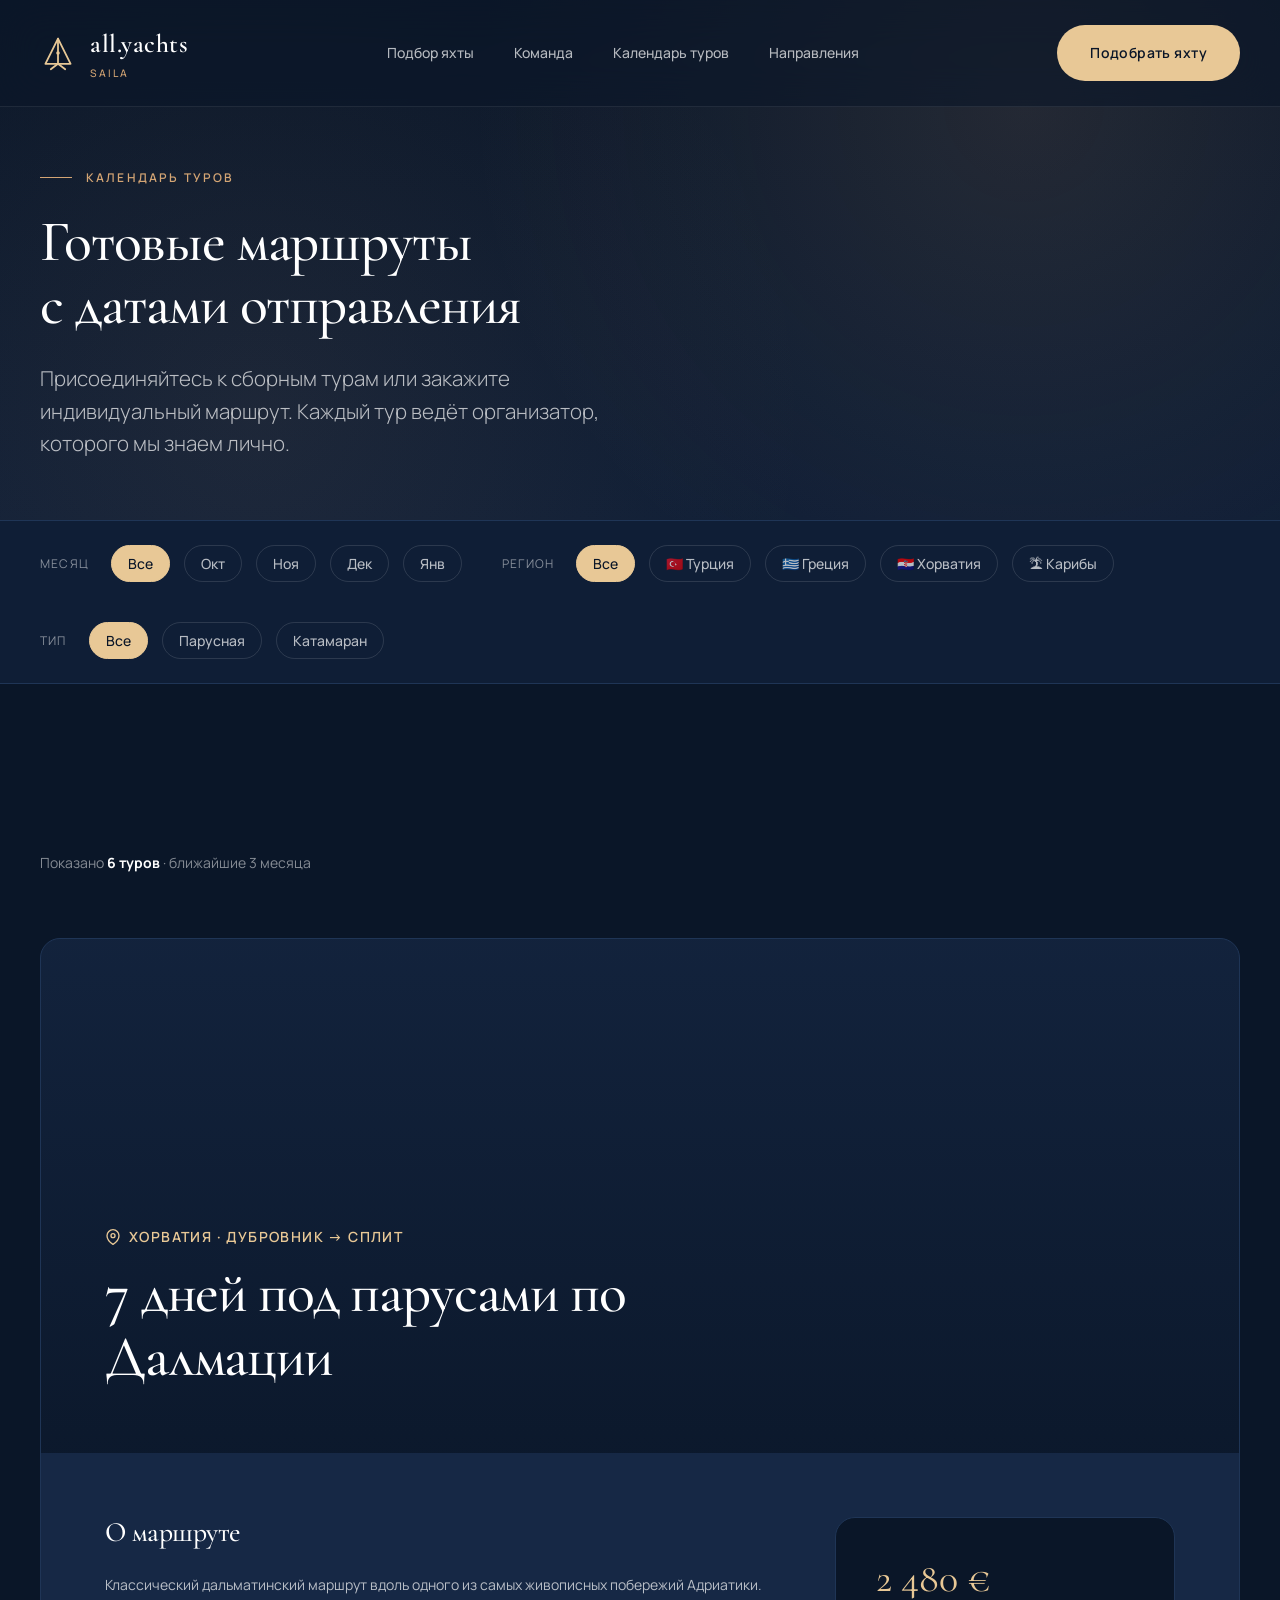
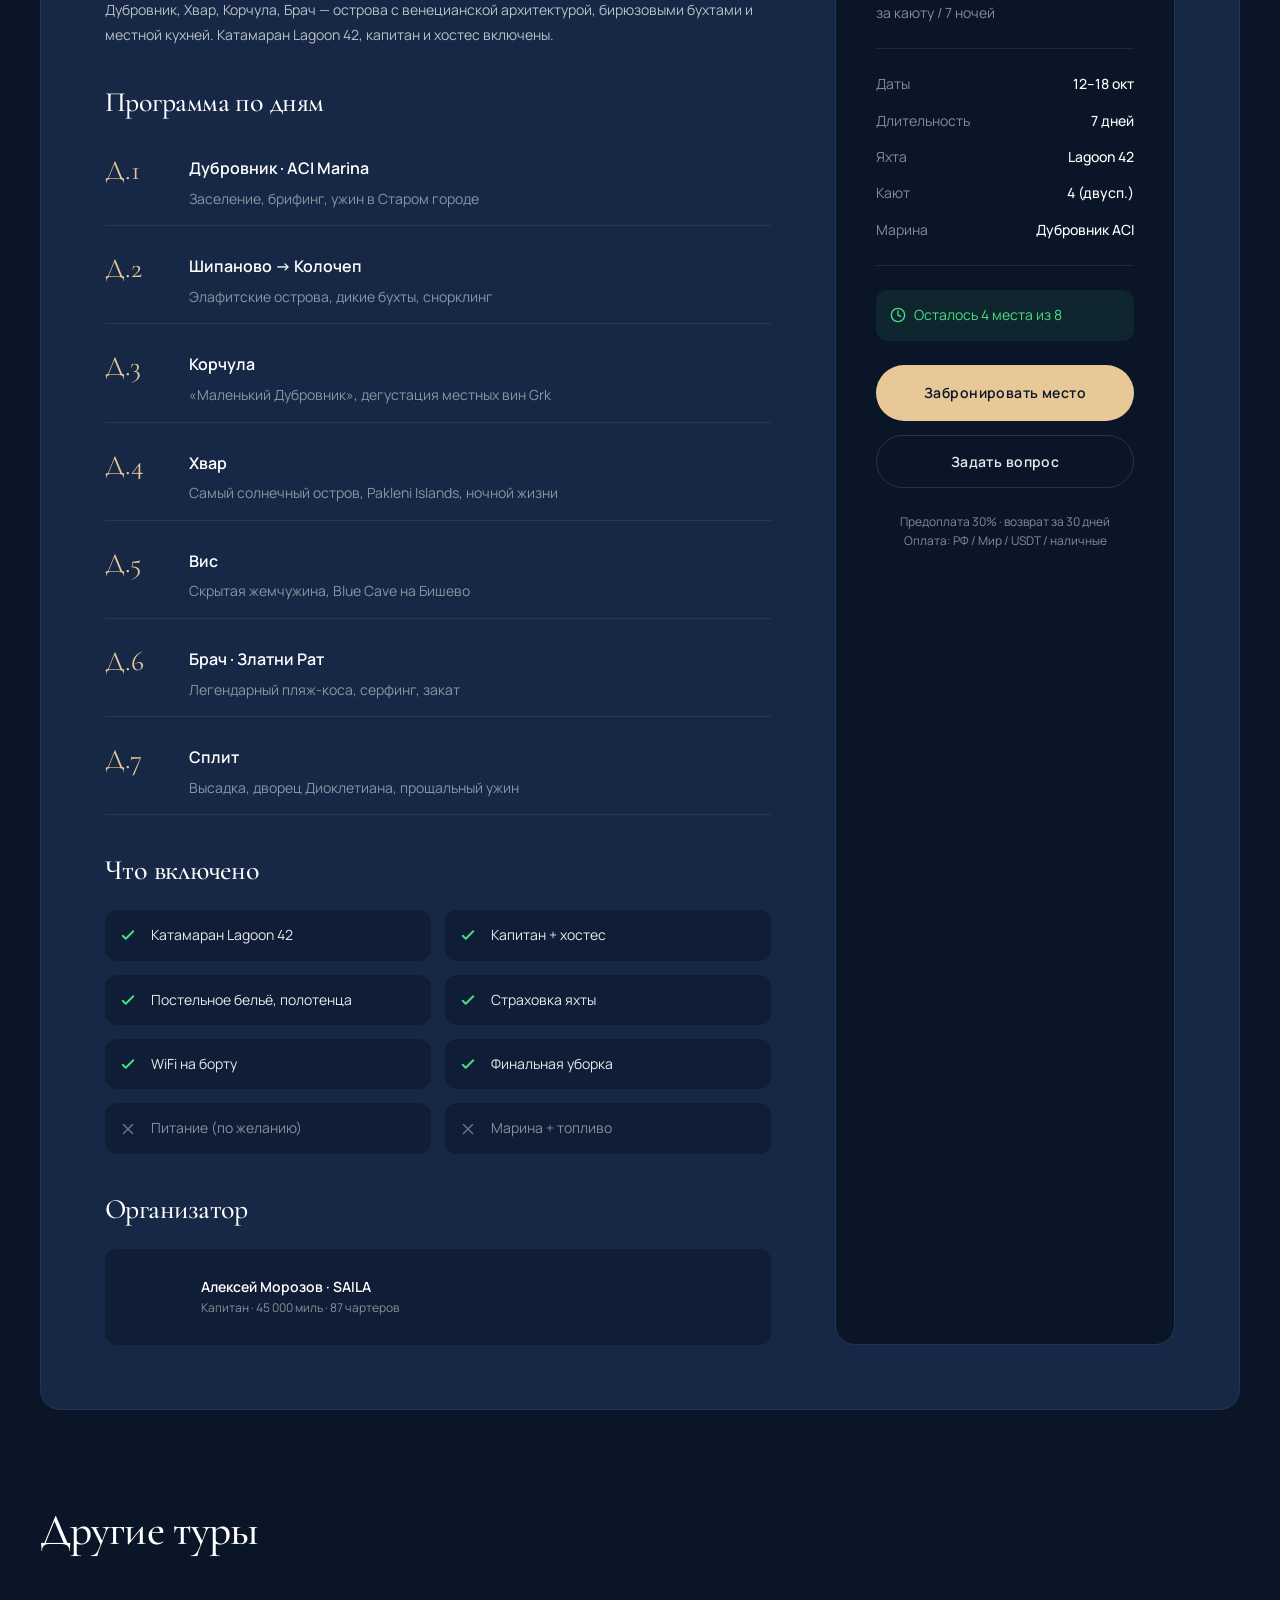
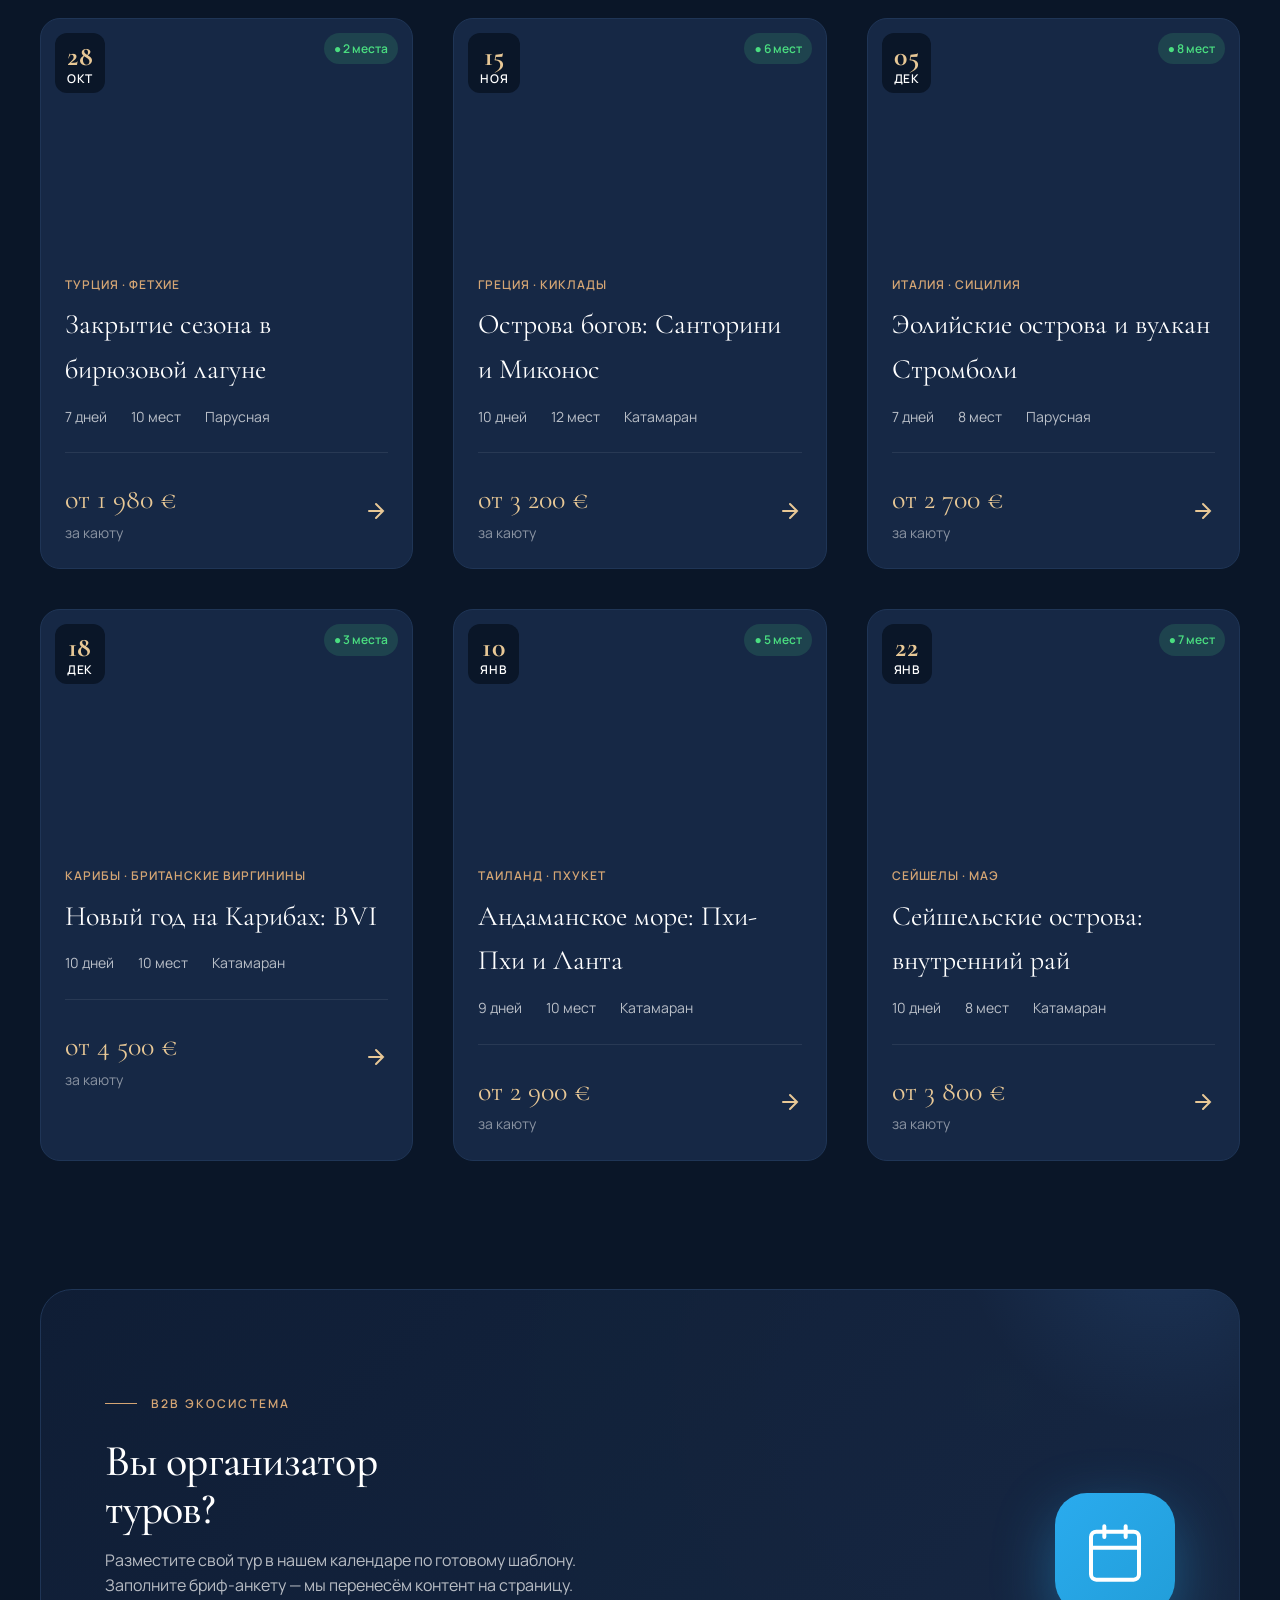
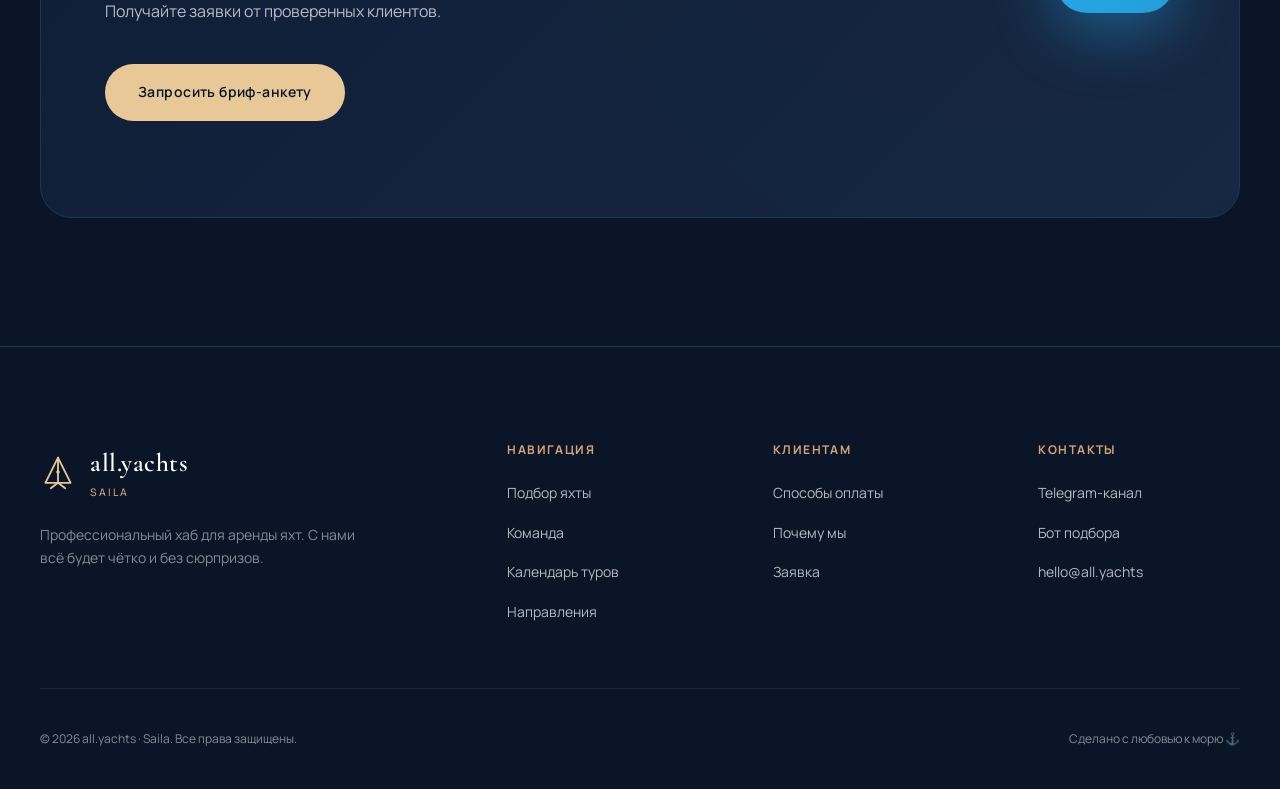
<file: pages/tours.html>
<!DOCTYPE html>
<html lang="ru">
<head>
  <meta charset="UTF-8">
  <meta name="viewport" content="width=device-width, initial-scale=1.0">
  <title>Календарь туров · SAILA all.yachts — Маршруты с датами</title>
  <meta name="description" content="Календарь яхтенных туров с фильтрацией по месяцам и направлениям. Присоединяйтесь к сборным турам или закажите индивидуальный маршрут.">

  <link rel="preconnect" href="https://fonts.googleapis.com">
  <link rel="preconnect" href="https://fonts.gstatic.com" crossorigin>
  <link href="https://fonts.googleapis.com/css2?family=Cormorant+Garamond:ital,wght@0,400;0,500;0,600;1,400&family=Manrope:wght@300;400;500;600;700&display=swap" rel="stylesheet">

  <link rel="stylesheet" href="../assets/style.css">
  <style>
    .page-hero {
      padding: 160px 0 60px;
      background: linear-gradient(180deg, var(--navy-900), var(--navy-800));
      position: relative;
      overflow: hidden;
    }
    .page-hero::before {
      content: '';
      position: absolute; inset: 0;
      background:
        radial-gradient(circle at 80% 20%, rgba(212,165,116,0.12), transparent 50%),
        radial-gradient(circle at 20% 80%, rgba(212,165,116,0.08), transparent 50%);
    }
    .page-hero .container { position: relative; z-index: 1; }

    .filters-bar {
      background: var(--navy-800);
      border-top: 1px solid var(--navy-600);
      border-bottom: 1px solid var(--navy-600);
      padding: var(--space-md) 0;
      position: sticky;
      top: 72px;
      z-index: 20;
      backdrop-filter: blur(20px);
    }
    .filters-row { display: flex; gap: var(--space-lg); align-items: center; flex-wrap: wrap; }
    .filter-group { display: flex; gap: var(--space-sm); flex-wrap: wrap; align-items: center; }
    .filter-group__label {
      font-size: var(--fs-micro); color: var(--white-50);
      letter-spacing: 0.1em; text-transform: uppercase; margin-right: var(--space-xs);
    }
    .filter-chip {
      padding: 8px 16px;
      border: 1px solid var(--white-12);
      border-radius: var(--radius-full);
      font-size: var(--fs-small); font-weight: 500;
      color: var(--white-70); background: transparent;
      cursor: pointer; transition: all var(--dur-fast);
    }
    .filter-chip:hover { border-color: var(--white-50); color: var(--white); }
    .filter-chip.active { background: var(--sand-300); border-color: var(--sand-300); color: var(--navy-900); }

    /* Шаблон тура (подробный) */
    .tour-detail {
      background: var(--navy-700);
      border: 1px solid var(--navy-600);
      border-radius: var(--radius-lg);
      overflow: hidden;
      margin-bottom: var(--space-2xl);
    }
    .tour-detail__hero {
      aspect-ratio: 21/9;
      background-size: cover;
      background-position: center;
      position: relative;
    }
    .tour-detail__hero-overlay {
      position: absolute; inset: 0;
      background: linear-gradient(180deg, rgba(10,22,40,0.3) 0%, rgba(10,22,40,0.85) 100%);
    }
    .tour-detail__hero-content {
      position: absolute; bottom: 0; left: 0; right: 0;
      padding: var(--space-xl);
    }
    .tour-detail__loc {
      color: var(--sand-300);
      font-size: var(--fs-small);
      font-weight: 600;
      letter-spacing: 0.1em;
      text-transform: uppercase;
      margin-bottom: var(--space-sm);
      display: flex; align-items: center; gap: 8px;
    }
    .tour-detail__title {
      font-family: var(--font-display);
      font-size: var(--fs-h1);
      color: var(--white);
      max-width: 700px;
      line-height: 1.1;
    }
    .tour-detail__body {
      display: grid;
      grid-template-columns: 1fr 340px;
      gap: var(--space-xl);
      padding: var(--space-xl);
    }
    .tour-detail__main h3 {
      font-family: var(--font-display);
      font-size: var(--fs-h3);
      color: var(--white);
      margin: var(--space-lg) 0 var(--space-md);
    }
    .tour-detail__main h3:first-child { margin-top: 0; }
    .tour-detail__main p {
      color: var(--white-70);
      font-size: var(--fs-small);
      line-height: 1.8;
      margin-bottom: var(--space-md);
    }
    .route-list { display: flex; flex-direction: column; gap: var(--space-sm); margin-bottom: var(--space-md); }
    .route-stop {
      display: flex; gap: var(--space-md); align-items: flex-start;
      padding: var(--space-sm) 0;
      border-bottom: 1px solid var(--white-08);
    }
    .route-stop__day {
      font-family: var(--font-display);
      font-size: var(--fs-h3);
      color: var(--sand-300);
      min-width: 60px;
      line-height: 1;
    }
    .route-stop__info strong { color: var(--white); display: block; margin-bottom: 4px; font-weight: 600; }
    .route-stop__info span { color: var(--white-50); font-size: var(--fs-small); }

    .included-list { display: grid; grid-template-columns: 1fr 1fr; gap: var(--space-sm); }
    .included-item {
      display: flex; align-items: center; gap: var(--space-sm);
      font-size: var(--fs-small); color: var(--white-90);
      padding: var(--space-sm);
      background: var(--navy-800);
      border-radius: var(--radius-md);
    }
    .included-item svg { color: var(--success); width: 18px; height: 18px; flex-shrink: 0; }
    .included-item.no { color: var(--white-50); }
    .included-item.no svg { color: var(--graphite-500); }

    /* Sidebar booking */
    .booking-card {
      background: var(--navy-900);
      border: 1px solid var(--navy-600);
      border-radius: var(--radius-lg);
      padding: var(--space-lg);
      position: sticky;
      top: 140px;
    }
    .booking-card__price {
      font-family: var(--font-display);
      font-size: 2.5rem;
      color: var(--sand-300);
      line-height: 1;
      margin-bottom: 4px;
    }
    .booking-card__price-sub { font-size: var(--fs-small); color: var(--white-50); margin-bottom: var(--space-md); }
    .booking-info {
      display: grid; gap: var(--space-sm);
      padding: var(--space-md) 0;
      border-top: 1px solid var(--white-08);
      border-bottom: 1px solid var(--white-08);
      margin-bottom: var(--space-md);
    }
    .booking-info__row {
      display: flex; justify-content: space-between;
      font-size: var(--fs-small);
    }
    .booking-info__row .label { color: var(--white-50); }
    .booking-info__row .value { color: var(--white); font-weight: 500; }
    .spots-bar {
      margin-bottom: var(--space-md);
      padding: var(--space-sm);
      background: rgba(74,222,128,0.08);
      border-radius: var(--radius-md);
      font-size: var(--fs-small);
      color: var(--success);
      display: flex; align-items: center; gap: 8px;
    }

    .organizer-card {
      display: flex; gap: var(--space-md); align-items: center;
      padding: var(--space-md);
      background: var(--navy-800);
      border-radius: var(--radius-md);
      margin-top: var(--space-md);
    }
    .organizer-card__avatar {
      width: 48px; height: 48px;
      border-radius: var(--radius-full);
      background-size: cover; background-position: center;
      flex-shrink: 0;
    }
    .organizer-card__name { color: var(--white); font-weight: 600; font-size: var(--fs-small); }
    .organizer-card__role { color: var(--white-50); font-size: var(--fs-micro); }

    @media (max-width: 1024px) {
      .tour-detail__body { grid-template-columns: 1fr; }
      .booking-card { position: relative; top: 0; }
    }
    @media (max-width: 768px) {
      .tour-detail__hero { aspect-ratio: 4/3; }
      .tour-detail__title { font-size: var(--fs-h2); }
      .included-list { grid-template-columns: 1fr; }
      .filters-bar { position: relative; top: 0; }
    }
  </style>
</head>
<body>

<!-- HEADER -->
<header class="header" id="header">
  <div class="container">
    <nav class="nav">
      <a href="../index.html" class="logo">
        <span class="logo__mark">
          <svg viewBox="0 0 40 40" fill="none">
            <path d="M20 4L34 32H6L20 4Z" stroke="#E8C896" stroke-width="2" stroke-linejoin="round"/>
            <path d="M20 4V32M20 32L12 38M20 32L28 38" stroke="#E8C896" stroke-width="2" stroke-linecap="round"/>
            <circle cx="20" cy="20" r="2" fill="#E8C896"/>
          </svg>
        </span>
        <span>all.yachts<span class="logo__sub" style="display:block">Saila</span></span>
      </a>
      <ul class="nav__links">
        <li><a href="../index.html#yachts" class="nav__link">Подбор яхты</a></li>
        <li><a href="team.html" class="nav__link">Команда</a></li>
        <li><a href="tours.html" class="nav__link">Календарь туров</a></li>
        <li><a href="../index.html#destinations" class="nav__link">Направления</a></li>
      </ul>
      <div class="nav__actions">
        <a href="../index.html#lead" class="btn btn--primary">Подобрать яхту</a>
        <button class="nav__toggle" aria-label="Меню"><span></span><span></span><span></span></button>
      </div>
    </nav>
  </div>
</header>

<!-- PAGE HERO -->
<section class="page-hero">
  <div class="container">
    <span class="eyebrow">Календарь туров</span>
    <h1 style="font-size:var(--fs-h1);color:var(--white);margin-bottom:var(--space-md)">Готовые маршруты<br>с датами отправления</h1>
    <p class="lead" style="max-width:560px">Присоединяйтесь к сборным турам или закажите индивидуальный маршрут. Каждый тур ведёт организатор, которого мы знаем лично.</p>
  </div>
</section>

<!-- FILTERS BAR -->
<div class="filters-bar">
  <div class="container">
    <div class="filters-row">
      <div class="filter-group">
        <span class="filter-group__label">Месяц</span>
        <button class="filter-chip active" data-filter="month" data-value="all">Все</button>
        <button class="filter-chip" data-filter="month" data-value="oct">Окт</button>
        <button class="filter-chip" data-filter="month" data-value="nov">Ноя</button>
        <button class="filter-chip" data-filter="month" data-value="dec">Дек</button>
        <button class="filter-chip" data-filter="month" data-value="jan">Янв</button>
      </div>
      <div class="filter-group">
        <span class="filter-group__label">Регион</span>
        <button class="filter-chip active" data-filter="region" data-value="all">Все</button>
        <button class="filter-chip" data-filter="region" data-value="turkey">🇹🇷 Турция</button>
        <button class="filter-chip" data-filter="region" data-value="greece">🇬🇷 Греция</button>
        <button class="filter-chip" data-filter="region" data-value="croatia">🇭🇷 Хорватия</button>
        <button class="filter-chip" data-filter="region" data-value="caribbean">🏝 Карибы</button>
      </div>
      <div class="filter-group">
        <span class="filter-group__label">Тип</span>
        <button class="filter-chip active" data-filter="type" data-value="all">Все</button>
        <button class="filter-chip" data-filter="type" data-value="sail">Парусная</button>
        <button class="filter-chip" data-filter="type" data-value="catamaran">Катамаран</button>
      </div>
    </div>
  </div>
</div>

<!-- TOURS -->
<section class="section section--dark">
  <div class="container">
    <div class="results-bar" style="display:flex;justify-content:space-between;align-items:center;margin-bottom:var(--space-xl);padding-top:var(--space-lg)">
      <div class="results-count" style="font-size:var(--fs-small);color:var(--white-50)">Показано <strong style="color:var(--white)">6 туров</strong> · ближайшие 3 месяца</div>
    </div>

    <!-- ШАБЛОН ТУРА (подробный, выделенный) -->
    <article class="tour-detail reveal">
      <div class="tour-detail__hero" style="background-image:url('https://images.unsplash.com/photo-1601581875309-fafbf2d3ed3a?w=1600&q=80')">
        <div class="tour-detail__hero-overlay"></div>
        <div class="tour-detail__hero-content">
          <div class="tour-detail__loc">
            <svg viewBox="0 0 24 24" width="16" height="16" fill="none" stroke="currentColor" stroke-width="2"><path d="M21 10c0 7-9 13-9 13s-9-6-9-13a9 9 0 0118 0z"/><circle cx="12" cy="10" r="3"/></svg>
            Хорватия · Дубровник → Сплит
          </div>
          <h2 class="tour-detail__title">7 дней под парусами по Далмации</h2>
        </div>
      </div>

      <div class="tour-detail__body">
        <div class="tour-detail__main">
          <h3>О маршруте</h3>
          <p>Классический дальматинский маршрут вдоль одного из самых живописных побережий Адриатики. Дубровник, Хвар, Корчула, Брач — острова с венецианской архитектурой, бирюзовыми бухтами и местной кухней. Катамаран Lagoon 42, капитан и хостес включены.</p>

          <h3>Программа по дням</h3>
          <div class="route-list">
            <div class="route-stop">
              <div class="route-stop__day">Д.1</div>
              <div class="route-stop__info">
                <strong>Дубровник · ACI Marina</strong>
                <span>Заселение, брифинг, ужин в Старом городе</span>
              </div>
            </div>
            <div class="route-stop">
              <div class="route-stop__day">Д.2</div>
              <div class="route-stop__info">
                <strong>Шипаново → Колочеп</strong>
                <span>Элафитские острова, дикие бухты, снорклинг</span>
              </div>
            </div>
            <div class="route-stop">
              <div class="route-stop__day">Д.3</div>
              <div class="route-stop__info">
                <strong>Корчула</strong>
                <span>«Маленький Дубровник», дегустация местных вин Grk</span>
              </div>
            </div>
            <div class="route-stop">
              <div class="route-stop__day">Д.4</div>
              <div class="route-stop__info">
                <strong>Хвар</strong>
                <span>Самый солнечный остров, Pakleni Islands, ночной жизни</span>
              </div>
            </div>
            <div class="route-stop">
              <div class="route-stop__day">Д.5</div>
              <div class="route-stop__info">
                <strong>Вис</strong>
                <span>Скрытая жемчужина, Blue Cave на Бишево</span>
              </div>
            </div>
            <div class="route-stop">
              <div class="route-stop__day">Д.6</div>
              <div class="route-stop__info">
                <strong>Брач · Златни Рат</strong>
                <span>Легендарный пляж-коса, серфинг, закат</span>
              </div>
            </div>
            <div class="route-stop">
              <div class="route-stop__day">Д.7</div>
              <div class="route-stop__info">
                <strong>Сплит</strong>
                <span>Высадка, дворец Диоклетиана, прощальный ужин</span>
              </div>
            </div>
          </div>

          <h3>Что включено</h3>
          <div class="included-list">
            <div class="included-item"><svg viewBox="0 0 24 24" fill="none" stroke="currentColor" stroke-width="2.5"><path d="M5 13l4 4L19 7" stroke-linecap="round" stroke-linejoin="round"/></svg> Катамаран Lagoon 42</div>
            <div class="included-item"><svg viewBox="0 0 24 24" fill="none" stroke="currentColor" stroke-width="2.5"><path d="M5 13l4 4L19 7" stroke-linecap="round" stroke-linejoin="round"/></svg> Капитан + хостес</div>
            <div class="included-item"><svg viewBox="0 0 24 24" fill="none" stroke="currentColor" stroke-width="2.5"><path d="M5 13l4 4L19 7" stroke-linecap="round" stroke-linejoin="round"/></svg> Постельное бельё, полотенца</div>
            <div class="included-item"><svg viewBox="0 0 24 24" fill="none" stroke="currentColor" stroke-width="2.5"><path d="M5 13l4 4L19 7" stroke-linecap="round" stroke-linejoin="round"/></svg> Страховка яхты</div>
            <div class="included-item"><svg viewBox="0 0 24 24" fill="none" stroke="currentColor" stroke-width="2.5"><path d="M5 13l4 4L19 7" stroke-linecap="round" stroke-linejoin="round"/></svg> WiFi на борту</div>
            <div class="included-item"><svg viewBox="0 0 24 24" fill="none" stroke="currentColor" stroke-width="2.5"><path d="M5 13l4 4L19 7" stroke-linecap="round" stroke-linejoin="round"/></svg> Финальная уборка</div>
            <div class="included-item no"><svg viewBox="0 0 24 24" fill="none" stroke="currentColor" stroke-width="2"><path d="M18 6L6 18M6 6l12 12" stroke-linecap="round"/></svg> Питание (по желанию)</div>
            <div class="included-item no"><svg viewBox="0 0 24 24" fill="none" stroke="currentColor" stroke-width="2"><path d="M18 6L6 18M6 6l12 12" stroke-linecap="round"/></svg> Марина + топливо</div>
          </div>

          <h3>Организатор</h3>
          <div class="organizer-card">
            <div class="organizer-card__avatar" style="background-image:url('https://images.unsplash.com/photo-1507003211169-0a1dd7228f2d?w=200&q=80')"></div>
            <div>
              <div class="organizer-card__name">Алексей Морозов · SAILA</div>
              <div class="organizer-card__role">Капитан · 45 000 миль · 87 чартеров</div>
            </div>
          </div>
        </div>

        <!-- SIDEBAR BOOKING -->
        <aside class="booking-card">
          <div class="booking-card__price">2 480 €</div>
          <div class="booking-card__price-sub">за каюту / 7 ночей</div>

          <div class="booking-info">
            <div class="booking-info__row"><span class="label">Даты</span><span class="value">12–18 окт</span></div>
            <div class="booking-info__row"><span class="label">Длительность</span><span class="value">7 дней</span></div>
            <div class="booking-info__row"><span class="label">Яхта</span><span class="value">Lagoon 42</span></div>
            <div class="booking-info__row"><span class="label">Кают</span><span class="value">4 (двусп.)</span></div>
            <div class="booking-info__row"><span class="label">Марина</span><span class="value">Дубровник ACI</span></div>
          </div>

          <div class="spots-bar">
            <svg viewBox="0 0 24 24" width="16" height="16" fill="none" stroke="currentColor" stroke-width="2"><circle cx="12" cy="12" r="10"/><path d="M12 6v6l4 2" stroke-linecap="round"/></svg>
            Осталось 4 места из 8
          </div>

          <a href="https://t.me/Kval_saila_bot" target="_blank" class="btn btn--primary" style="width:100%;margin-bottom:var(--space-sm)">Забронировать место</a>
          <button class="btn btn--ghost" style="width:100%">Задать вопрос</button>

          <div style="margin-top:var(--space-md);font-size:var(--fs-micro);color:var(--white-50);text-align:center">
            Предоплата 30% · возврат за 30 дней<br>
            Оплата: РФ / Мир / USDT / наличные
          </div>
        </aside>
      </div>
    </article>

    <!-- Остальные туры (сетка) -->
    <h2 style="font-family:var(--font-display);font-size:var(--fs-h2);color:var(--white);margin:var(--space-2xl) 0 var(--space-xl)">Другие туры</h2>

    <div class="tours-grid">
      <div class="tour-card reveal">
        <div class="tour-card__img" style="background-image:url('https://images.unsplash.com/photo-1544550581-5f7ceaf7f992?w=800&q=80')">
          <div class="tour-card__date"><strong>28</strong>ОКТ</div>
          <div class="tour-card__spots">● 2 места</div>
        </div>
        <div class="tour-card__body">
          <div class="tour-card__loc">Турция · Фетхие</div>
          <div class="tour-card__title">Закрытие сезона в бирюзовой лагуне</div>
          <div class="tour-card__info"><span>7 дней</span><span>10 мест</span><span>Парусная</span></div>
          <div class="tour-card__footer">
            <div class="tour-card__price">от 1 980 €<small>за каюту</small></div>
            <svg viewBox="0 0 24 24" width="24" height="24" fill="none" stroke="#E8C896" stroke-width="2"><path d="M5 12h14M12 5l7 7-7 7" stroke-linecap="round"/></svg>
          </div>
        </div>
      </div>

      <div class="tour-card reveal reveal-delay-1">
        <div class="tour-card__img" style="background-image:url('https://images.unsplash.com/photo-1533105079780-92b9be482077?w=800&q=80')">
          <div class="tour-card__date"><strong>15</strong>НОЯ</div>
          <div class="tour-card__spots">● 6 мест</div>
        </div>
        <div class="tour-card__body">
          <div class="tour-card__loc">Греция · Киклады</div>
          <div class="tour-card__title">Острова богов: Санторини и Миконос</div>
          <div class="tour-card__info"><span>10 дней</span><span>12 мест</span><span>Катамаран</span></div>
          <div class="tour-card__footer">
            <div class="tour-card__price">от 3 200 €<small>за каюту</small></div>
            <svg viewBox="0 0 24 24" width="24" height="24" fill="none" stroke="#E8C896" stroke-width="2"><path d="M5 12h14M12 5l7 7-7 7" stroke-linecap="round"/></svg>
          </div>
        </div>
      </div>

      <div class="tour-card reveal reveal-delay-2">
        <div class="tour-card__img" style="background-image:url('https://images.unsplash.com/photo-1539650116574-75c0c6d73f6e?w=800&q=80')">
          <div class="tour-card__date"><strong>05</strong>ДЕК</div>
          <div class="tour-card__spots">● 8 мест</div>
        </div>
        <div class="tour-card__body">
          <div class="tour-card__loc">Италия · Сицилия</div>
          <div class="tour-card__title">Эолийские острова и вулкан Стромболи</div>
          <div class="tour-card__info"><span>7 дней</span><span>8 мест</span><span>Парусная</span></div>
          <div class="tour-card__footer">
            <div class="tour-card__price">от 2 700 €<small>за каюту</small></div>
            <svg viewBox="0 0 24 24" width="24" height="24" fill="none" stroke="#E8C896" stroke-width="2"><path d="M5 12h14M12 5l7 7-7 7" stroke-linecap="round"/></svg>
          </div>
        </div>
      </div>

      <div class="tour-card reveal">
        <div class="tour-card__img" style="background-image:url('https://images.unsplash.com/photo-1518544866330-95a8b91b0205?w=800&q=80')">
          <div class="tour-card__date"><strong>18</strong>ДЕК</div>
          <div class="tour-card__spots">● 3 места</div>
        </div>
        <div class="tour-card__body">
          <div class="tour-card__loc">Карибы · Британские Виргинины</div>
          <div class="tour-card__title">Новый год на Карибах: BVI</div>
          <div class="tour-card__info"><span>10 дней</span><span>10 мест</span><span>Катамаран</span></div>
          <div class="tour-card__footer">
            <div class="tour-card__price">от 4 500 €<small>за каюту</small></div>
            <svg viewBox="0 0 24 24" width="24" height="24" fill="none" stroke="#E8C896" stroke-width="2"><path d="M5 12h14M12 5l7 7-7 7" stroke-linecap="round"/></svg>
          </div>
        </div>
      </div>

      <div class="tour-card reveal reveal-delay-1">
        <div class="tour-card__img" style="background-image:url('https://images.unsplash.com/photo-1582719478250-c89cae4dc85b?w=800&q=80')">
          <div class="tour-card__date"><strong>10</strong>ЯНВ</div>
          <div class="tour-card__spots">● 5 мест</div>
        </div>
        <div class="tour-card__body">
          <div class="tour-card__loc">Таиланд · Пхукет</div>
          <div class="tour-card__title">Андаманское море: Пхи-Пхи и Ланта</div>
          <div class="tour-card__info"><span>9 дней</span><span>10 мест</span><span>Катамаран</span></div>
          <div class="tour-card__footer">
            <div class="tour-card__price">от 2 900 €<small>за каюту</small></div>
            <svg viewBox="0 0 24 24" width="24" height="24" fill="none" stroke="#E8C896" stroke-width="2"><path d="M5 12h14M12 5l7 7-7 7" stroke-linecap="round"/></svg>
          </div>
        </div>
      </div>

      <div class="tour-card reveal reveal-delay-2">
        <div class="tour-card__img" style="background-image:url('https://images.unsplash.com/photo-1589412132600-6f0a02538a45?w=800&q=80')">
          <div class="tour-card__date"><strong>22</strong>ЯНВ</div>
          <div class="tour-card__spots">● 7 мест</div>
        </div>
        <div class="tour-card__body">
          <div class="tour-card__loc">Сейшелы · Маэ</div>
          <div class="tour-card__title">Сейшельские острова: внутренний рай</div>
          <div class="tour-card__info"><span>10 дней</span><span>8 мест</span><span>Катамаран</span></div>
          <div class="tour-card__footer">
            <div class="tour-card__price">от 3 800 €<small>за каюту</small></div>
            <svg viewBox="0 0 24 24" width="24" height="24" fill="none" stroke="#E8C896" stroke-width="2"><path d="M5 12h14M12 5l7 7-7 7" stroke-linecap="round"/></svg>
          </div>
        </div>
      </div>
    </div>

    <!-- B2B для организаторов -->
    <div class="tg-banner reveal" style="margin-top:var(--space-3xl)">
      <div class="tg-banner__content">
        <span class="eyebrow">B2B экосистема</span>
        <h2 class="tg-banner__title">Вы организатор<br>туров?</h2>
        <p class="tg-banner__text">Разместите свой тур в нашем календаре по готовому шаблону. Заполните бриф-анкету — мы перенесём контент на страницу. Получайте заявки от проверенных клиентов.</p>
        <a href="https://t.me/Kval_saila_bot" target="_blank" class="btn btn--primary">Запросить бриф-анкету</a>
      </div>
      <div class="tg-banner__icon">
        <svg viewBox="0 0 24 24" fill="none" stroke="#fff" stroke-width="1.5"><path d="M8 2v4M16 2v4M3 10h18M5 4h14a2 2 0 012 2v14a2 2 0 01-2 2H5a2 2 0 01-2-2V6a2 2 0 012-2z" stroke-linecap="round" stroke-linejoin="round"/></svg>
      </div>
    </div>
  </div>
</section>

<!-- FOOTER -->
<footer class="footer">
  <div class="container">
    <div class="footer__top">
      <div class="footer__brand">
        <a href="../index.html" class="logo">
          <span class="logo__mark">
            <svg viewBox="0 0 40 40" fill="none">
              <path d="M20 4L34 32H6L20 4Z" stroke="#E8C896" stroke-width="2" stroke-linejoin="round"/>
              <path d="M20 4V32M20 32L12 38M20 32L28 38" stroke="#E8C896" stroke-width="2" stroke-linecap="round"/>
              <circle cx="20" cy="20" r="2" fill="#E8C896"/>
            </svg>
          </span>
          <span style="color:var(--white)">all.yachts<span class="logo__sub" style="display:block">Saila</span></span>
        </a>
        <p class="footer__brand-text">Профессиональный хаб для аренды яхт. С нами всё будет чётко и без сюрпризов.</p>
      </div>
      <div class="footer__col">
        <h4>Навигация</h4>
        <ul>
          <li><a href="../index.html#yachts">Подбор яхты</a></li>
          <li><a href="team.html">Команда</a></li>
          <li><a href="tours.html">Календарь туров</a></li>
          <li><a href="../index.html#destinations">Направления</a></li>
        </ul>
      </div>
      <div class="footer__col">
        <h4>Клиентам</h4>
        <ul>
          <li><a href="../index.html#payments">Способы оплаты</a></li>
          <li><a href="../index.html#trust">Почему мы</a></li>
          <li><a href="../index.html#lead">Заявка</a></li>
        </ul>
      </div>
      <div class="footer__col">
        <h4>Контакты</h4>
        <ul>
          <li><a href="https://t.me/charter_yachts" target="_blank">Telegram-канал</a></li>
          <li><a href="https://t.me/Kval_saila_bot" target="_blank">Бот подбора</a></li>
          <li><a href="mailto:hello@all.yachts">hello@all.yachts</a></li>
        </ul>
      </div>
    </div>
    <div class="footer__bottom">
      <div>© 2026 all.yachts · Saila. Все права защищены.</div>
      <div>Сделано с любовью к морю ⚓</div>
    </div>
  </div>
</footer>

<script>
  const header = document.getElementById('header');
  window.addEventListener('scroll', () => header.classList.toggle('scrolled', window.scrollY > 50));

  const reveals = document.querySelectorAll('.reveal');
  const obs = new IntersectionObserver((entries) => {
    entries.forEach(e => { if (e.isIntersecting) { e.target.classList.add('visible'); obs.unobserve(e.target); } });
  }, { threshold: 0.1 });
  reveals.forEach(r => obs.observe(r));

  document.querySelectorAll('.filter-group').forEach(group => {
    group.querySelectorAll('.filter-chip').forEach(chip => {
      chip.addEventListener('click', () => {
        group.querySelectorAll('.filter-chip').forEach(c => c.classList.remove('active'));
        chip.classList.add('active');
      });
    });
  });
</script>

</body>
</html>
</file>
<file: assets/style.css>
/* ============================================================
   SAILA · all.yachts — Дизайн-система
   Modern Yachting · Deep Navy / Graphite / White
   ============================================================ */

/* ---------- 1. Design Tokens ---------- */
:root {
  /* Палитра — Deep Navy */
  --navy-900: #0A1628;   /* основной фон hero/sections */
  --navy-800: #0F1E36;   /* приподнятый фон */
  --navy-700: #162845;   /* карточки на тёмном */
  --navy-600: #1F3556;   /* границы на тёмном */
  --navy-500: #2B4A73;   /* hover-состояния */
  --navy-400: #3D6291;   /* вторичные элементы */

  /* Акценты — Sand / Gold (премиум) */
  --sand-300: #E8C896;   /* основной акцент */
  --sand-400: #D4A574;   /* текст акцента */
  --sand-500: #C19155;   /* hover акцента */

  /* Graphite (серый) */
  --graphite-900: #1A1D23;
  --graphite-700: #2D3139;
  --graphite-500: #6B7280;
  --graphite-300: #D1D5DB;
  --graphite-100: #F3F4F6;

  /* White */
  --white: #FFFFFF;
  --white-90: rgba(255,255,255,0.90);
  --white-70: rgba(255,255,255,0.70);
  --white-50: rgba(255,255,255,0.50);
  --white-12: rgba(255,255,255,0.12);
  --white-08: rgba(255,255,255,0.08);

  /* Функциональные */
  --success: #4ADE80;
  --danger: #F87171;

  /* Типографика */
  --font-display: 'Cormorant Garamond', 'Playfair Display', Georgia, serif;
  --font-body: 'Manrope', 'Inter', -apple-system, BlinkMacSystemFont, 'Segoe UI', sans-serif;

  /* Размеры шрифтов (клифтская шкала) */
  --fs-hero: clamp(2.75rem, 6vw, 5.5rem);
  --fs-h1: clamp(2.25rem, 4.5vw, 3.75rem);
  --fs-h2: clamp(1.75rem, 3.5vw, 2.75rem);
  --fs-h3: clamp(1.35rem, 2.2vw, 1.75rem);
  --fs-lead: clamp(1.1rem, 1.6vw, 1.35rem);
  --fs-body: 1rem;
  --fs-small: 0.875rem;
  --fs-micro: 0.75rem;

  /* Отступы (пространственная шкала) */
  --space-xs: 0.5rem;
  --space-sm: 0.875rem;
  --space-md: 1.5rem;
  --space-lg: 2.5rem;
  --space-xl: 4rem;
  --space-2xl: 6rem;
  --space-3xl: 8rem;

  /* Радиусы */
  --radius-sm: 6px;
  --radius-md: 12px;
  --radius-lg: 20px;
  --radius-xl: 32px;
  --radius-full: 999px;

  /* Тени */
  --shadow-sm: 0 1px 2px rgba(10,22,40,0.08);
  --shadow-md: 0 8px 24px rgba(10,22,40,0.12);
  --shadow-lg: 0 24px 60px rgba(10,22,40,0.18);
  --shadow-glow: 0 0 40px rgba(212,165,116,0.25);

  /* Переходы */
  --ease-out: cubic-bezier(0.16, 1, 0.3, 1);
  --ease-spring: cubic-bezier(0.34, 1.56, 0.64, 1);
  --dur-fast: 0.2s;
  --dur-base: 0.4s;
  --dur-slow: 0.7s;

  /* Контейнер */
  --container: 1280px;
  --container-narrow: 960px;
}

/* ---------- 2. Reset & Base ---------- */
*, *::before, *::after { box-sizing: border-box; margin: 0; padding: 0; }

html { scroll-behavior: smooth; -webkit-text-size-adjust: 100%; }

body {
  font-family: var(--font-body);
  font-size: var(--fs-body);
  line-height: 1.6;
  color: var(--graphite-900);
  background: var(--white);
  -webkit-font-smoothing: antialiased;
  -moz-osx-font-smoothing: grayscale;
  overflow-x: hidden;
}

img { max-width: 100%; height: auto; display: block; }
a { color: inherit; text-decoration: none; }
button { font-family: inherit; cursor: pointer; border: none; background: none; }
ul { list-style: none; }

/* ---------- 3. Layout ---------- */
.container {
  width: 100%;
  max-width: var(--container);
  margin: 0 auto;
  padding: 0 var(--space-lg);
}
.container--narrow { max-width: var(--container-narrow); }

.section { padding: var(--space-3xl) 0; }
.section--tight { padding: var(--space-2xl) 0; }

/* Тёмная секция (основной стиль) */
.section--dark {
  background: var(--navy-900);
  color: var(--white-90);
}
.section--dark-grad {
  background: linear-gradient(180deg, var(--navy-900) 0%, var(--navy-800) 100%);
  color: var(--white-90);
}

/* Светлая секция */
.section--light { background: var(--white); color: var(--graphite-900); }
.section--light-soft { background: var(--graphite-100); color: var(--graphite-900); }

/* ---------- 4. Typography ---------- */
.display, h1, h2, h3, h4 {
  font-family: var(--font-display);
  font-weight: 500;
  line-height: 1.1;
  letter-spacing: -0.02em;
}

.display { font-size: var(--fs-hero); }

.eyebrow {
  font-family: var(--font-body);
  font-size: var(--fs-micro);
  font-weight: 600;
  letter-spacing: 0.18em;
  text-transform: uppercase;
  color: var(--sand-400);
  margin-bottom: var(--space-md);
  display: inline-flex;
  align-items: center;
  gap: var(--space-sm);
}
.eyebrow::before {
  content: '';
  width: 32px;
  height: 1px;
  background: var(--sand-400);
  display: inline-block;
}

.lead {
  font-size: var(--fs-lead);
  line-height: 1.6;
  color: var(--white-70);
  font-weight: 300;
}
.section--light .lead { color: var(--graphite-500); }

.text-accent { color: var(--sand-300); }
.text-muted { color: var(--white-50); }
.section--light .text-muted { color: var(--graphite-500); }

/* ---------- 5. Buttons ---------- */
.btn {
  display: inline-flex;
  align-items: center;
  justify-content: center;
  gap: var(--space-sm);
  padding: 1rem 2rem;
  font-family: var(--font-body);
  font-size: var(--fs-small);
  font-weight: 600;
  letter-spacing: 0.03em;
  border-radius: var(--radius-full);
  transition: all var(--dur-base) var(--ease-out);
  cursor: pointer;
  white-space: nowrap;
  text-decoration: none;
  border: 1px solid transparent;
}
.btn svg { width: 18px; height: 18px; }

.btn--primary {
  background: var(--sand-300);
  color: var(--navy-900);
}
.btn--primary:hover {
  background: var(--sand-400);
  transform: translateY(-2px);
  box-shadow: var(--shadow-glow);
}

.btn--ghost {
  background: transparent;
  color: var(--white-90);
  border-color: var(--white-12);
}
.btn--ghost:hover {
  background: var(--white-08);
  border-color: var(--white-50);
  transform: translateY(-2px);
}

.btn--light {
  background: var(--white);
  color: var(--navy-900);
}
.btn--light:hover { background: var(--graphite-100); transform: translateY(-2px); }

.btn--outline-dark {
  background: transparent;
  color: var(--navy-900);
  border-color: var(--graphite-300);
}
.btn--outline-dark:hover { border-color: var(--navy-900); background: var(--graphite-100); }

/* ---------- 6. Header / Nav ---------- */
.header {
  position: fixed;
  top: 0; left: 0; right: 0;
  z-index: 100;
  padding: var(--space-md) 0;
  background: rgba(10, 22, 40, 0.6);
  backdrop-filter: blur(20px);
  -webkit-backdrop-filter: blur(20px);
  border-bottom: 1px solid var(--white-08);
  transition: all var(--dur-base) var(--ease-out);
}
.header.scrolled {
  background: rgba(10, 22, 40, 0.92);
  padding: var(--space-sm) 0;
}
.nav {
  display: flex;
  align-items: center;
  justify-content: space-between;
  gap: var(--space-lg);
}
.logo {
  font-family: var(--font-display);
  font-size: 1.6rem;
  font-weight: 600;
  letter-spacing: 0.02em;
  color: var(--white);
  display: flex;
  align-items: center;
  gap: var(--space-sm);
}
.logo__mark {
  width: 36px; height: 36px;
  display: inline-flex;
  align-items: center;
  justify-content: center;
}
.logo__mark svg { width: 100%; height: 100%; }
.logo__sub {
  font-family: var(--font-body);
  font-size: 0.65rem;
  font-weight: 500;
  letter-spacing: 0.2em;
  color: var(--sand-400);
  text-transform: uppercase;
}

.nav__links {
  display: flex;
  gap: var(--space-lg);
  align-items: center;
}
.nav__link {
  font-size: var(--fs-small);
  font-weight: 500;
  color: var(--white-70);
  transition: color var(--dur-fast);
  position: relative;
}
.nav__link:hover { color: var(--white); }
.nav__link::after {
  content: '';
  position: absolute;
  bottom: -6px; left: 0;
  width: 0; height: 1px;
  background: var(--sand-300);
  transition: width var(--dur-base) var(--ease-out);
}
.nav__link:hover::after { width: 100%; }

.nav__actions { display: flex; gap: var(--space-sm); align-items: center; }

.nav__toggle { display: none; }

/* ---------- 7. Hero ---------- */
.hero {
  position: relative;
  min-height: 100vh;
  display: flex;
  align-items: center;
  background:
    linear-gradient(135deg, rgba(10,22,40,0.88) 0%, rgba(15,30,54,0.78) 50%, rgba(10,22,40,0.92) 100%),
    radial-gradient(circle at 30% 20%, rgba(212,165,116,0.15), transparent 50%),
    var(--navy-900);
  overflow: hidden;
  padding-top: 100px;
}
.hero__bg {
  position: absolute;
  inset: 0;
  z-index: 0;
  opacity: 0.35;
}
.hero__bg img { width: 100%; height: 100%; object-fit: cover; }

/* Декоративный паттерн — волны/компас */
.hero__pattern {
  position: absolute;
  inset: 0;
  z-index: 1;
  opacity: 0.06;
  background-image:
    radial-gradient(circle at 20% 50%, var(--sand-300) 1px, transparent 1px),
    radial-gradient(circle at 80% 30%, var(--white) 1px, transparent 1px);
  background-size: 60px 60px, 90px 90px;
}

.hero__inner {
  position: relative;
  z-index: 2;
  width: 100%;
}
.hero__content { max-width: 720px; }
.hero__title {
  font-size: var(--fs-hero);
  line-height: 1.05;
  color: var(--white);
  margin-bottom: var(--space-md);
}
.hero__title em {
  font-style: italic;
  color: var(--sand-300);
}
.hero__lead {
  font-size: var(--fs-lead);
  color: var(--white-70);
  max-width: 540px;
  margin-bottom: var(--space-xl);
}
.hero__actions {
  display: flex;
  gap: var(--space-md);
  flex-wrap: wrap;
}

/* Поисковая форма в hero */
.hero-search {
  position: relative;
  z-index: 2;
  margin-top: var(--space-2xl);
  background: rgba(15, 30, 54, 0.6);
  backdrop-filter: blur(20px);
  -webkit-backdrop-filter: blur(20px);
  border: 1px solid var(--white-12);
  border-radius: var(--radius-lg);
  padding: var(--space-md);
  display: grid;
  grid-template-columns: repeat(4, 1fr) auto;
  gap: var(--space-sm);
  max-width: 920px;
}
.hero-search__field {
  display: flex;
  flex-direction: column;
  gap: 4px;
  padding: var(--space-sm) var(--space-md);
  border-right: 1px solid var(--white-08);
}
.hero-search__field:last-of-type { border-right: none; }
.hero-search__label {
  font-size: var(--fs-micro);
  color: var(--white-50);
  letter-spacing: 0.1em;
  text-transform: uppercase;
}
.hero-search__input {
  background: transparent;
  border: none;
  color: var(--white);
  font-family: var(--font-body);
  font-size: var(--fs-small);
  font-weight: 500;
  outline: none;
}
.hero-search__input::placeholder { color: var(--white-50); }

/* Hero stats */
.hero__stats {
  display: flex;
  gap: var(--space-2xl);
  margin-top: var(--space-2xl);
  flex-wrap: wrap;
}
.hero-stat__num {
  font-family: var(--font-display);
  font-size: 2.5rem;
  color: var(--sand-300);
  line-height: 1;
}
.hero-stat__label {
  font-size: var(--fs-small);
  color: var(--white-70);
  margin-top: 4px;
}

/* ---------- 8. Trust / Преимущества ---------- */
.trust-grid {
  display: grid;
  grid-template-columns: repeat(auto-fit, minmax(260px, 1fr));
  gap: var(--space-lg);
}
.trust-card {
  padding: var(--space-xl) var(--space-lg);
  background: var(--navy-700);
  border: 1px solid var(--navy-600);
  border-radius: var(--radius-lg);
  transition: all var(--dur-base) var(--ease-out);
  position: relative;
  overflow: hidden;
}
.trust-card::before {
  content: '';
  position: absolute;
  top: 0; left: 0; right: 0;
  height: 2px;
  background: linear-gradient(90deg, transparent, var(--sand-300), transparent);
  opacity: 0;
  transition: opacity var(--dur-base);
}
.trust-card:hover {
  transform: translateY(-6px);
  border-color: var(--sand-400);
  box-shadow: var(--shadow-lg);
}
.trust-card:hover::before { opacity: 1; }
.trust-card__icon {
  width: 56px; height: 56px;
  display: flex;
  align-items: center;
  justify-content: center;
  background: var(--white-08);
  border-radius: var(--radius-md);
  margin-bottom: var(--space-md);
  color: var(--sand-300);
}
.trust-card__icon svg { width: 28px; height: 28px; }
.trust-card__title {
  font-family: var(--font-display);
  font-size: var(--fs-h3);
  color: var(--white);
  margin-bottom: var(--space-sm);
}
.trust-card__text {
  font-size: var(--fs-small);
  color: var(--white-70);
  line-height: 1.6;
}

/* ---------- 9. Направления (плитка) ---------- */
.destinations {
  display: grid;
  grid-template-columns: repeat(3, 1fr);
  grid-template-rows: repeat(2, 240px);
  gap: var(--space-md);
}
.destination {
  position: relative;
  border-radius: var(--radius-lg);
  overflow: hidden;
  cursor: pointer;
  group: hover;
}
.destination--lg { grid-column: span 2; grid-row: span 2; }
.destination__img {
  position: absolute; inset: 0;
  background-size: cover;
  background-position: center;
  transition: transform var(--dur-slow) var(--ease-out);
}
.destination:hover .destination__img { transform: scale(1.08); }
.destination__overlay {
  position: absolute; inset: 0;
  background: linear-gradient(180deg, transparent 40%, rgba(10,22,40,0.92) 100%);
}
.destination__content {
  position: absolute;
  bottom: var(--space-lg); left: var(--space-lg); right: var(--space-lg);
  z-index: 2;
}
.destination__name {
  font-family: var(--font-display);
  font-size: var(--fs-h3);
  color: var(--white);
  margin-bottom: 4px;
}
.destination--lg .destination__name { font-size: var(--fs-h2); }
.destination__meta {
  font-size: var(--fs-small);
  color: var(--white-70);
  display: flex;
  align-items: center;
  gap: var(--space-sm);
}
.destination__arrow {
  position: absolute;
  top: var(--space-lg); right: var(--space-lg);
  width: 40px; height: 40px;
  background: var(--white-12);
  backdrop-filter: blur(10px);
  border-radius: var(--radius-full);
  display: flex;
  align-items: center;
  justify-content: center;
  color: var(--white);
  transition: all var(--dur-base) var(--ease-spring);
  z-index: 2;
}
.destination:hover .destination__arrow {
  background: var(--sand-300);
  color: var(--navy-900);
  transform: rotate(-45deg);
}

/* ---------- 10. Команда ---------- */
.team-grid {
  display: grid;
  grid-template-columns: repeat(auto-fit, minmax(280px, 1fr));
  gap: var(--space-lg);
}
.team-card {
  background: var(--white);
  border-radius: var(--radius-lg);
  overflow: hidden;
  transition: all var(--dur-base) var(--ease-out);
  border: 1px solid var(--graphite-100);
}
.team-card:hover {
  transform: translateY(-6px);
  box-shadow: var(--shadow-lg);
  border-color: var(--sand-300);
}
.team-card__photo {
  aspect-ratio: 3/4;
  background: var(--graphite-100);
  position: relative;
  overflow: hidden;
}
.team-card__photo img {
  width: 100%; height: 100%; object-fit: cover;
  transition: transform var(--dur-slow) var(--ease-out);
}
.team-card:hover .team-card__photo img { transform: scale(1.05); }
.team-card__badge {
  position: absolute;
  top: var(--space-sm); left: var(--space-sm);
  background: var(--sand-300);
  color: var(--navy-900);
  font-size: var(--fs-micro);
  font-weight: 700;
  letter-spacing: 0.08em;
  text-transform: uppercase;
  padding: 6px 12px;
  border-radius: var(--radius-full);
}
.team-card__body { padding: var(--space-md); }
.team-card__name {
  font-family: var(--font-display);
  font-size: var(--fs-h3);
  color: var(--navy-900);
  margin-bottom: 4px;
}
.team-card__role {
  font-size: var(--fs-small);
  color: var(--sand-500);
  font-weight: 600;
  margin-bottom: var(--space-sm);
}
.team-card__meta {
  display: flex;
  gap: var(--space-md);
  font-size: var(--fs-small);
  color: var(--graphite-500);
  margin-bottom: var(--space-md);
}
.team-card__meta span { display: inline-flex; align-items: center; gap: 6px; }
.team-card__meta svg { width: 16px; height: 16px; color: var(--graphite-500); }

/* ---------- 11. Календарь туров ---------- */
.tour-filters {
  display: flex;
  gap: var(--space-sm);
  flex-wrap: wrap;
  margin-bottom: var(--space-xl);
}
.tour-filter {
  padding: var(--space-sm) var(--space-md);
  border: 1px solid var(--white-12);
  border-radius: var(--radius-full);
  font-size: var(--fs-small);
  font-weight: 500;
  color: var(--white-70);
  background: transparent;
  transition: all var(--dur-fast);
  cursor: pointer;
}
.tour-filter:hover { border-color: var(--white-50); color: var(--white); }
.tour-filter.active {
  background: var(--sand-300);
  border-color: var(--sand-300);
  color: var(--navy-900);
}

.tours-grid {
  display: grid;
  grid-template-columns: repeat(auto-fit, minmax(340px, 1fr));
  gap: var(--space-lg);
}
.tour-card {
  background: var(--navy-700);
  border: 1px solid var(--navy-600);
  border-radius: var(--radius-lg);
  overflow: hidden;
  transition: all var(--dur-base) var(--ease-out);
  cursor: pointer;
}
.tour-card:hover {
  transform: translateY(-6px);
  border-color: var(--sand-400);
  box-shadow: var(--shadow-lg);
}
.tour-card__img {
  aspect-ratio: 16/10;
  background-size: cover;
  background-position: center;
  position: relative;
}
.tour-card__date {
  position: absolute;
  top: var(--space-sm); left: var(--space-sm);
  background: var(--navy-900);
  color: var(--white);
  padding: 8px 12px;
  border-radius: var(--radius-md);
  font-size: var(--fs-micro);
  font-weight: 600;
  letter-spacing: 0.05em;
  display: flex;
  flex-direction: column;
  align-items: center;
  line-height: 1.1;
}
.tour-card__date strong { font-size: var(--fs-h3); font-family: var(--font-display); color: var(--sand-300); }
.tour-card__spots {
  position: absolute;
  top: var(--space-sm); right: var(--space-sm);
  background: rgba(74,222,128,0.15);
  color: var(--success);
  padding: 6px 10px;
  border-radius: var(--radius-full);
  font-size: var(--fs-micro);
  font-weight: 600;
}
.tour-card__body { padding: var(--space-md); }
.tour-card__loc {
  font-size: var(--fs-micro);
  color: var(--sand-400);
  font-weight: 600;
  letter-spacing: 0.08em;
  text-transform: uppercase;
  margin-bottom: var(--space-xs);
  display: flex;
  align-items: center;
  gap: 6px;
}
.tour-card__title {
  font-family: var(--font-display);
  font-size: var(--fs-h3);
  color: var(--white);
  margin-bottom: var(--space-sm);
}
.tour-card__info {
  display: flex;
  gap: var(--space-md);
  font-size: var(--fs-small);
  color: var(--white-70);
  margin-bottom: var(--space-md);
  padding-bottom: var(--space-md);
  border-bottom: 1px solid var(--white-08);
}
.tour-card__info span { display: inline-flex; align-items: center; gap: 6px; }
.tour-card__footer {
  display: flex;
  justify-content: space-between;
  align-items: center;
}
.tour-card__price { font-family: var(--font-display); font-size: var(--fs-h3); color: var(--sand-300); }
.tour-card__price small { font-size: var(--fs-small); color: var(--white-50); font-family: var(--font-body); display: block; }

/* ---------- 12. Telegram banner ---------- */
.tg-banner {
  background:
    linear-gradient(135deg, rgba(15,30,54,0.95), rgba(22,40,69,0.95)),
    radial-gradient(circle at 80% 20%, rgba(212,165,116,0.2), transparent 60%);
  border: 1px solid var(--navy-600);
  border-radius: var(--radius-xl);
  padding: var(--space-2xl) var(--space-xl);
  display: grid;
  grid-template-columns: 1fr auto;
  gap: var(--space-xl);
  align-items: center;
  position: relative;
  overflow: hidden;
}
.tg-banner::before {
  content: '';
  position: absolute;
  top: -50%; right: -10%;
  width: 400px; height: 400px;
  background: radial-gradient(circle, rgba(74,144,226,0.15), transparent 70%);
  border-radius: 50%;
}
.tg-banner__content { position: relative; z-index: 2; }
.tg-banner__title {
  font-family: var(--font-display);
  font-size: var(--fs-h2);
  color: var(--white);
  margin-bottom: var(--space-sm);
}
.tg-banner__text { color: var(--white-70); margin-bottom: var(--space-lg); max-width: 480px; }
.tg-banner__icon {
  width: 120px; height: 120px;
  background: linear-gradient(135deg, #2AABEE, #229ED9);
  border-radius: var(--radius-xl);
  display: flex;
  align-items: center;
  justify-content: center;
  position: relative;
  z-index: 2;
  box-shadow: 0 20px 60px rgba(42,171,238,0.4);
}
.tg-banner__icon svg { width: 64px; height: 64px; color: var(--white); }

/* ---------- 13. Оплата / сервис ---------- */
.pay-grid {
  display: grid;
  grid-template-columns: repeat(auto-fit, minmax(200px, 1fr));
  gap: var(--space-md);
}
.pay-method {
  background: var(--white);
  border: 1px solid var(--graphite-100);
  border-radius: var(--radius-md);
  padding: var(--space-md);
  text-align: center;
  transition: all var(--dur-base);
}
.pay-method:hover { border-color: var(--sand-300); transform: translateY(-4px); box-shadow: var(--shadow-md); }
.pay-method__icon {
  width: 48px; height: 48px;
  margin: 0 auto var(--space-sm);
  display: flex; align-items: center; justify-content: center;
  color: var(--navy-700);
}
.pay-method__icon svg { width: 100%; height: 100%; }
.pay-method__name { font-weight: 600; color: var(--navy-900); margin-bottom: 4px; }
.pay-method__desc { font-size: var(--fs-micro); color: var(--graphite-500); }

/* ---------- 14. CTA ---------- */
.cta {
  text-align: center;
  padding: var(--space-3xl) 0;
}
.cta__title {
  font-family: var(--font-display);
  font-size: var(--fs-h1);
  color: var(--white);
  margin-bottom: var(--space-md);
}
.cta__text { color: var(--white-70); max-width: 540px; margin: 0 auto var(--space-xl); }

/* ---------- 15. Footer ---------- */
.footer {
  background: var(--navy-900);
  border-top: 1px solid var(--navy-600);
  padding: var(--space-2xl) 0 var(--space-lg);
  color: var(--white-70);
}
.footer__top {
  display: grid;
  grid-template-columns: 2fr 1fr 1fr 1fr;
  gap: var(--space-xl);
  margin-bottom: var(--space-xl);
}
.footer__brand-text { font-size: var(--fs-small); color: var(--white-50); max-width: 320px; margin-top: var(--space-md); }
.footer__col h4 {
  font-family: var(--font-body);
  font-size: var(--fs-micro);
  font-weight: 700;
  letter-spacing: 0.12em;
  text-transform: uppercase;
  color: var(--sand-400);
  margin-bottom: var(--space-md);
}
.footer__col ul { display: flex; flex-direction: column; gap: var(--space-sm); }
.footer__col a { font-size: var(--fs-small); color: var(--white-70); transition: color var(--dur-fast); }
.footer__col a:hover { color: var(--sand-300); }
.footer__bottom {
  display: flex;
  justify-content: space-between;
  align-items: center;
  padding-top: var(--space-lg);
  border-top: 1px solid var(--white-08);
  font-size: var(--fs-micro);
  color: var(--white-50);
  flex-wrap: wrap;
  gap: var(--space-md);
}

/* ---------- 16. Section heading ---------- */
.section-head {
  margin-bottom: var(--space-2xl);
  max-width: 720px;
}
.section-head--center {
  margin-left: auto; margin-right: auto;
  text-align: center;
}
.section-head h2 {
  font-size: var(--fs-h2);
  color: var(--white);
  margin-bottom: var(--space-md);
}
.section--light .section-head h2 { color: var(--navy-900); }
.section-head p { color: var(--white-70); font-size: var(--fs-lead); }
.section--light .section-head p { color: var(--graphite-500); }

/* ---------- 17. Анимации появления ---------- */
.reveal {
  opacity: 0;
  transform: translateY(40px);
  transition: opacity 0.8s var(--ease-out), transform 0.8s var(--ease-out);
}
.reveal.visible { opacity: 1; transform: translateY(0); }
.reveal-delay-1 { transition-delay: 0.1s; }
.reveal-delay-2 { transition-delay: 0.2s; }
.reveal-delay-3 { transition-delay: 0.3s; }
.reveal-delay-4 { transition-delay: 0.4s; }

/* ---------- 18. Адаптив ---------- */
@media (max-width: 1024px) {
  .hero-search { grid-template-columns: repeat(2, 1fr); }
  .hero-search__field:nth-child(2) { border-right: none; }
  .destinations { grid-template-columns: repeat(2, 1fr); grid-template-rows: repeat(2, 200px); }
  .destination--lg { grid-column: span 2; grid-row: span 1; }
  .footer__top { grid-template-columns: 1fr 1fr; }
}

@media (max-width: 768px) {
  :root {
    --space-3xl: 5rem;
    --space-2xl: 4rem;
  }
  .nav__links { display: none; }
  .nav__toggle {
    display: flex;
    flex-direction: column;
    gap: 5px;
    background: none;
    padding: 8px;
  }
  .nav__toggle span {
    width: 24px; height: 2px;
    background: var(--white);
    transition: var(--dur-fast);
  }
  .hero { min-height: auto; padding: 120px 0 60px; }
  .hero__stats { gap: var(--space-lg); }
  .hero-stat__num { font-size: 1.75rem; }
  .hero-search { grid-template-columns: 1fr; padding: var(--space-sm); }
  .hero-search__field { border-right: none; border-bottom: 1px solid var(--white-08); padding: var(--space-sm); }
  .hero-search__field:last-of-type { border-bottom: none; }
  .destinations { grid-template-columns: 1fr; grid-template-rows: repeat(4, 180px); }
  .destination--lg { grid-column: span 1; }
  .tg-banner { grid-template-columns: 1fr; text-align: center; }
  .tg-banner__icon { margin: 0 auto; width: 80px; height: 80px; }
  .tg-banner__icon svg { width: 40px; height: 40px; }
  .footer__top { grid-template-columns: 1fr; gap: var(--space-lg); }
  .footer__bottom { flex-direction: column; text-align: center; }
}

@media (max-width: 480px) {
  .container { padding: 0 var(--space-md); }
  .hero__actions { flex-direction: column; }
  .hero__actions .btn { width: 100%; }
}
</file>
